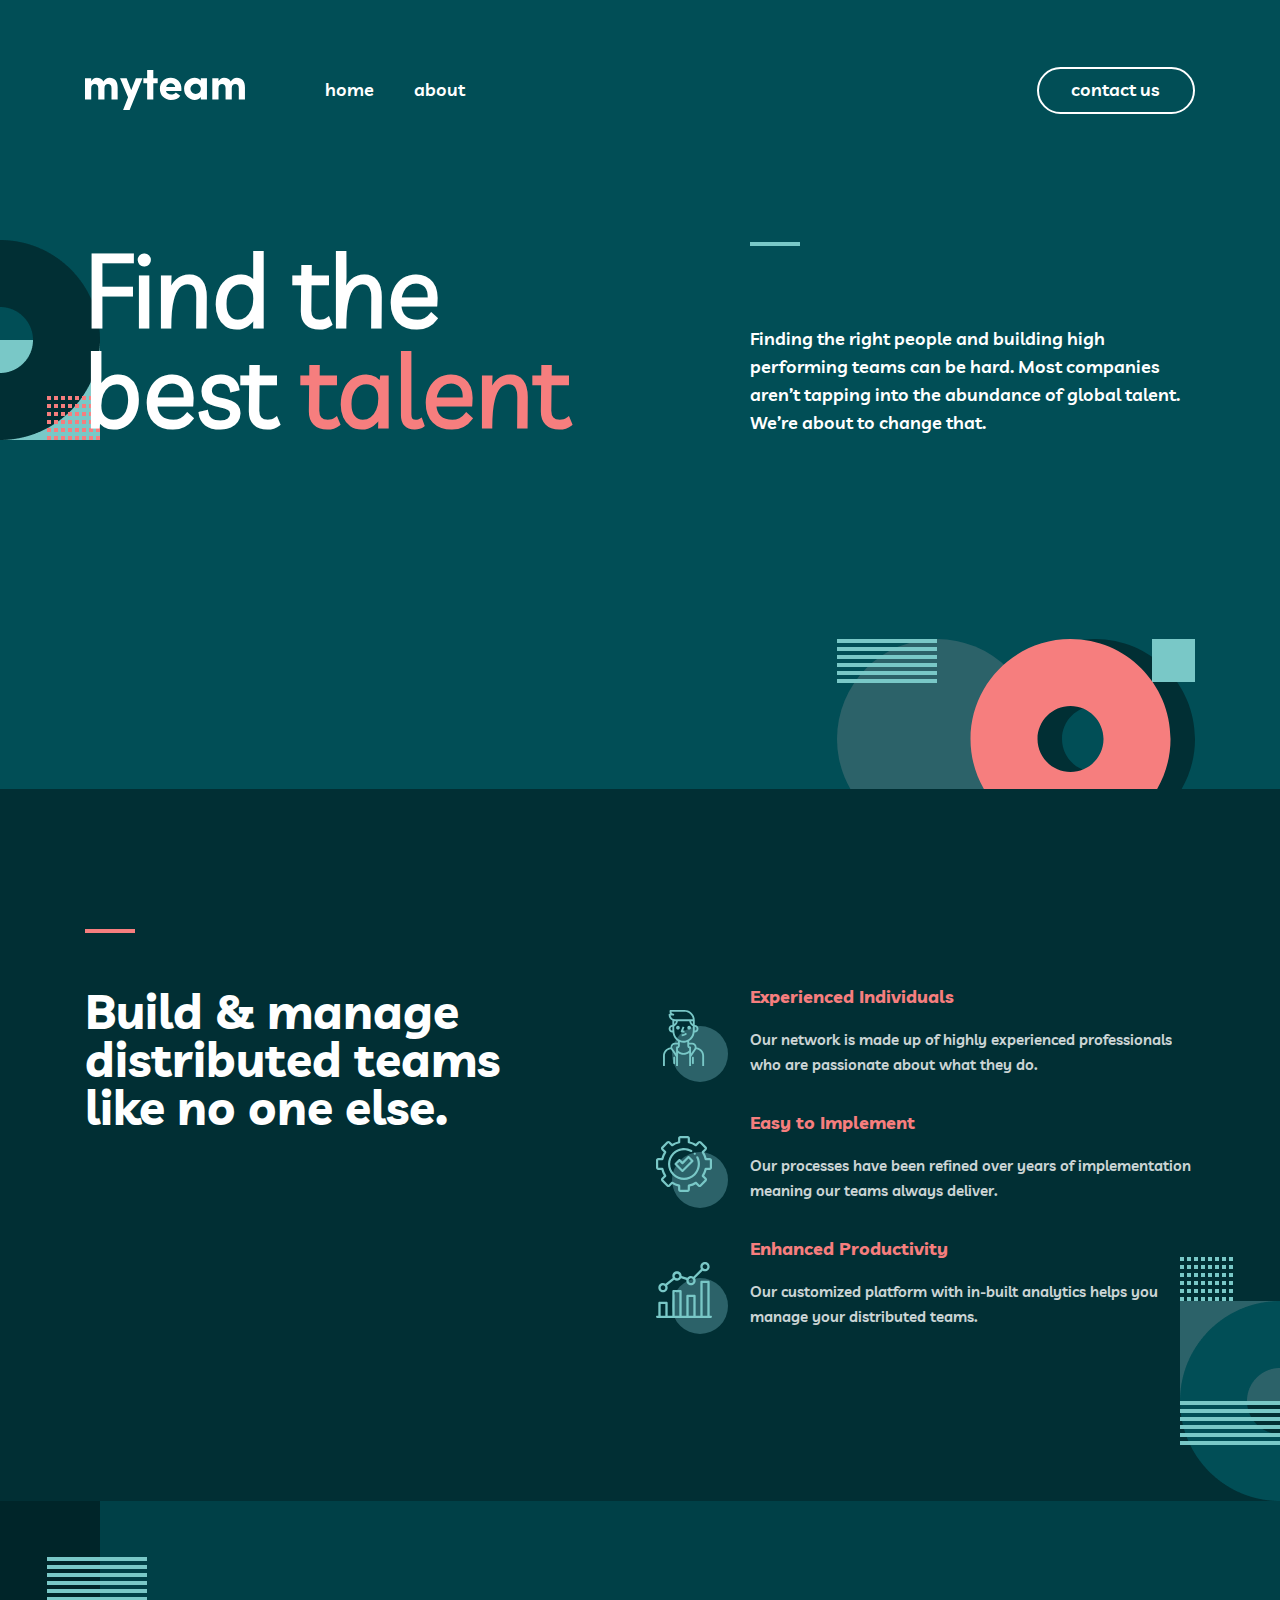
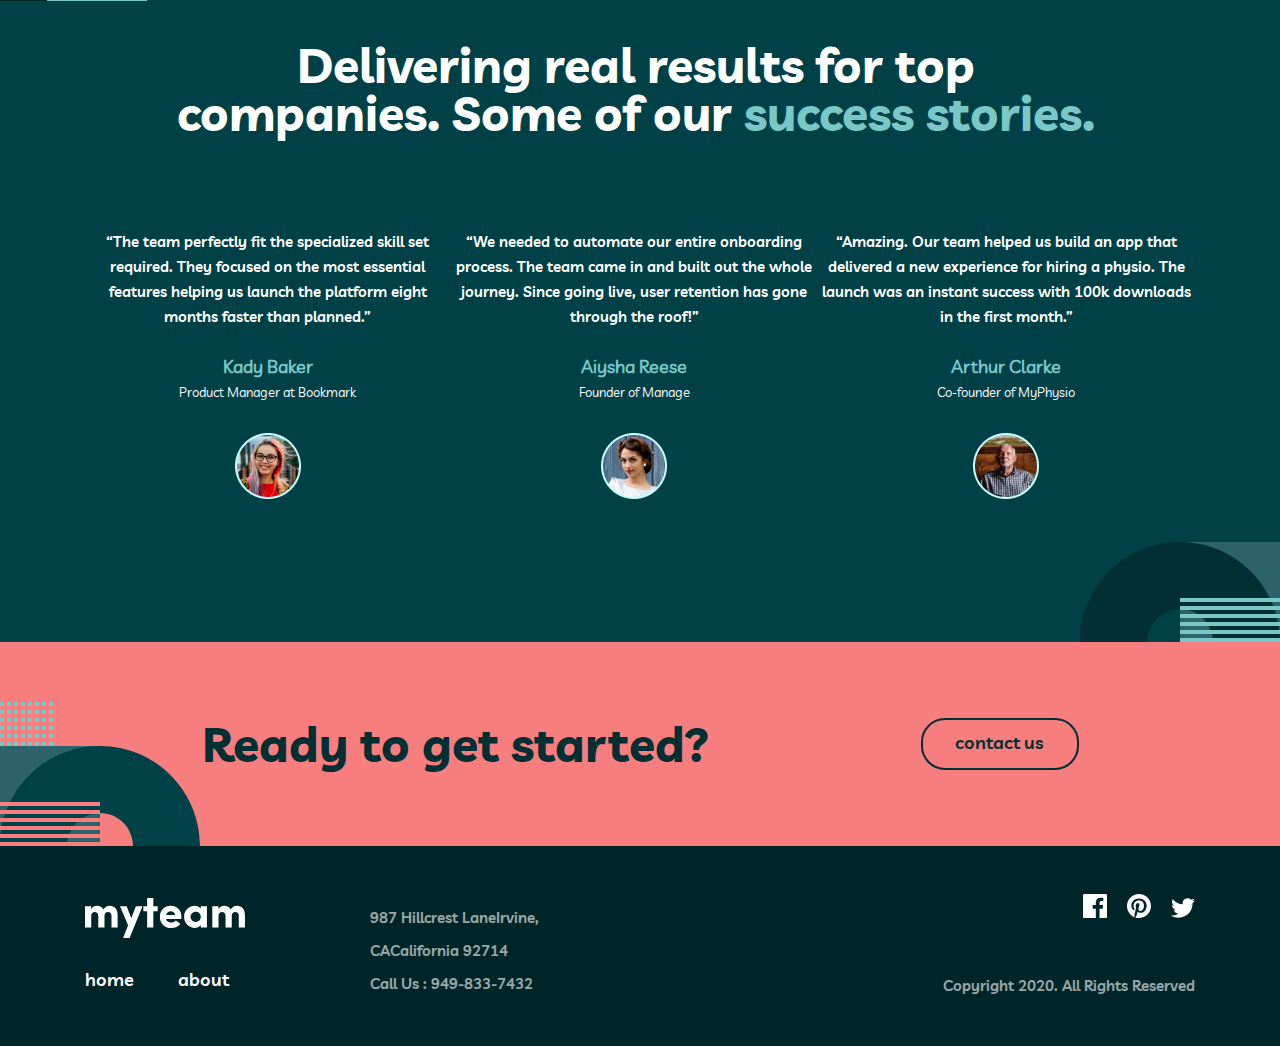
<file: index.html>
<!DOCTYPE html>
<html lang="en">
<head>
  <meta charset="UTF-8">
  <meta http-equiv="X-UA-Compatible" content="IE=edge">
  <meta name="viewport" content="width=device-width, initial-scale=1.0">
  <title>Document</title>
  <link rel="stylesheet" href="./styles/normalize.css">
  <link rel="stylesheet" href="./styles/main.css">
</head>
<body>
  <!-- HEADER -->
  <header class="header">
    <div class="header__container container">
       <div class="header__wrapper">
         <a class="header__wrapper_link" href="#">
           <img class="header__site-logo" src="./img/logo.svg" alt="Site Logo">
          </a>

         <ul class="header__list">
           <li class="header__item">
             <a class="header__list_link" href="#">home</a>
            </li>
           <li class="header__item">
             <a class="header__list_link" href="./otherpages/about.html" target="_blank">about</a>
            </li>
         </ul>
        </div>

        <div class="header__contact">
          <a class="header__contact-link" href="./otherpages/contact.html" target="_blank">contact us</a>
        </div>
    </div>
  </header>
  <main>
    <!-- SITE HERO -->
    <section class="sitehero">
      <div class="container">
        <div class="sitehero_inner">
          <h2 class="sitehero__title">Find the best <span class="sitehero__title_color">talent</span></h2>
          <p class="sitehero__subtitle">Finding the right people and building high performing teams can be hard. Most companies aren’t tapping into the abundance of global talent. We’re about to change that.</p>
        </div>

        <div class="sitehero__bgimg">
          <img src="./img/background-2.svg" alt="" class="bgimg">
        </div>
      </div>
    </section>
  <!-- Quote -->

    <section class="quote">
      <div class="container">
        <div class="quote__inner">
          <h2 class="quote__paragraph">Build & manage distributed teams like no one else.</h2>
          <ul class="quote__list">
            <li class="quote__item">
              <img src="./img/service1.svg" alt="">
              <div class="quote__item-info">
                <h3 class="quote__item-title">Experienced Individuals</h3>
                <p class="quote__item-subtitle">Our network is made up of highly experienced professionals who are passionate about what they do.</p>
              </div>
            </li>

            <li class="quote__item">
              <img src="./img/service2.svg" alt="">
              <div class="quote__item-info">
                <h3 class="quote__item-title">Easy to Implement</h3>
                <p class="quote__item-subtitle">Our processes have been refined over years of implementation meaning our teams always deliver.</p>
              </div>
            </li>
            
            <li class="quote__item">
              <img src="./img/service3.svg" alt="">
              <div class="quote__item-info">
                <h3 class="quote__item-title">Enhanced Productivity</h3>
                <p class="quote__item-subtitle">Our customized platform with in-built analytics helps you manage your distributed teams.</p>
              </div>
            </li>
          </ul>
        </div>
      </div>
    </section>
    <!-- STORIES -->
    <section class="stories">
      <div class="container">
        <div class="stories__inner">
          <h2 class="stories__title">Delivering real results for top companies. Some of our <span class="stories__title_color">success stories.</span></h2>
        </div>
        <ul class="stories__list">
          <li class="stories__item">
            <p class="stories__item-text"> “The team perfectly fit the specialized skill set required. They focused on the most essential features helping us launch the platform eight months faster than planned.”</p>
            <h3 class="stories__item-name">Kady Baker</h3>
            <p class="stories__item-job">Product Manager at Bookmark</p>
            <img src="./img/Oval.png" alt="Personal">
          </li>

          <li class="stories__item">
            <p class="stories__item-text">“We needed to automate our entire onboarding process. The team came in and built out the whole journey. Since going live, user retention has gone through the roof!”</p>
            <h3 class="stories__item-name">Aiysha Reese</h3>
            <p class="stories__item-job">Founder of Manage</p>
            <img src="./img/aiysha.png" alt="Personal">
          </li>

          <li class="stories__item">
            <p class="stories__item-text">“Amazing. Our team helped us build an app that delivered a new experience for hiring a physio. The launch was an instant success with 100k downloads in the first month.”</p>
            <h3 class="stories__item-name">Arthur Clarke</h3>
            <p class="stories__item-job">Co-founder of MyPhysio</p>
            <img src="./img/arthur.png" alt="Personal">
          </li>
        </ul>
      </div>
    </section>
    <!-- contact_bar -->
    <section class="contact-bar">
      <div class="box">
        <div class="contact-bar__inner">
          <h2 class="contact-bar__title">Ready to get started?</h2>
          <a class="contact-bar__link" href="./otherpages/contact.html">contact us</a>
        </div>
      </div>
    </section> 
  </main>
  <!-- FOOTER -->
  <footer class="footer">
    <div class="container">
      <div class="footer__wrapper">
        <div class="footer__left-coner">
          <div class="footer__navbar">
            <a href="" class="site-logo__link"><img src="./img/logo.svg" alt=""></a>
            <div class="footer__nav">
              <a class="footer__link" href="">home</a>
              <a class="footer__link" href="./otherpages/about.html">about</a>
            </div>
          </div>
          <ul class="footer__list">
            <li class="footer__item"> 987  Hillcrest LaneIrvine,</li>
            <li class="footer__item">CACalifornia 92714</li>
            <li class="footer__item">Call Us : 949-833-7432</li>
          </ul>
        </div>
        <div class="footer__right-coner">
          <div class="footer__right-coner_inner">
            <a href="https://www.facebook.com/campaign/landing.php?campaign_id=11554070363&extra_1=s%7Cc%7C477437435738%7Ce%7Cfacebook%7C&placement=&creative=477437435738&keyword=facebook&partner_id=googlesem&extra_2=campaignid%3D11554070363%26adgroupid%3D112923417056%26matchtype%3De%26network%3Dg%26source%3Dnotmobile%26search_or_content%3Ds%26device%3Dc%26devicemodel%3D%26adposition%3D%26target%3D%26targetid%3Dkwd-541132862%26loc_physical_ms%3D1028523%26loc_interest_ms%3D%26feeditemid%3D%26param1%3D%26param2%3D&gclid=CjwKCAiAsYyRBhACEiwAkJFKojZYd0BLQc1RGmsNtcbDdVbasId-r5HSg-tuQQwXvPNpt_bp4fVBthoCmc8QAvD_BwE" class="footer__socialmedia">
              <img src="./img/facebook.svg" alt="" class="footer__socialimg">
            </a>
            <a href="https://www.pinterest.com/" class="footer__socialmedia">
              <img src="./img/pinterest.svg" alt="" class="footer__socialimg">
            </a>
            <a href="https://twitter.com" class="footer__socialmedia">
              <img src="./img/twitter.svg" alt="" class="footer__socialimg">
            </a>

            <p class="footer__end">Copyright 2020. All Rights Reserved</p>
          </div>
        </div>
      </div>
    </div>
  </footer>
</body>
</html>
</file>
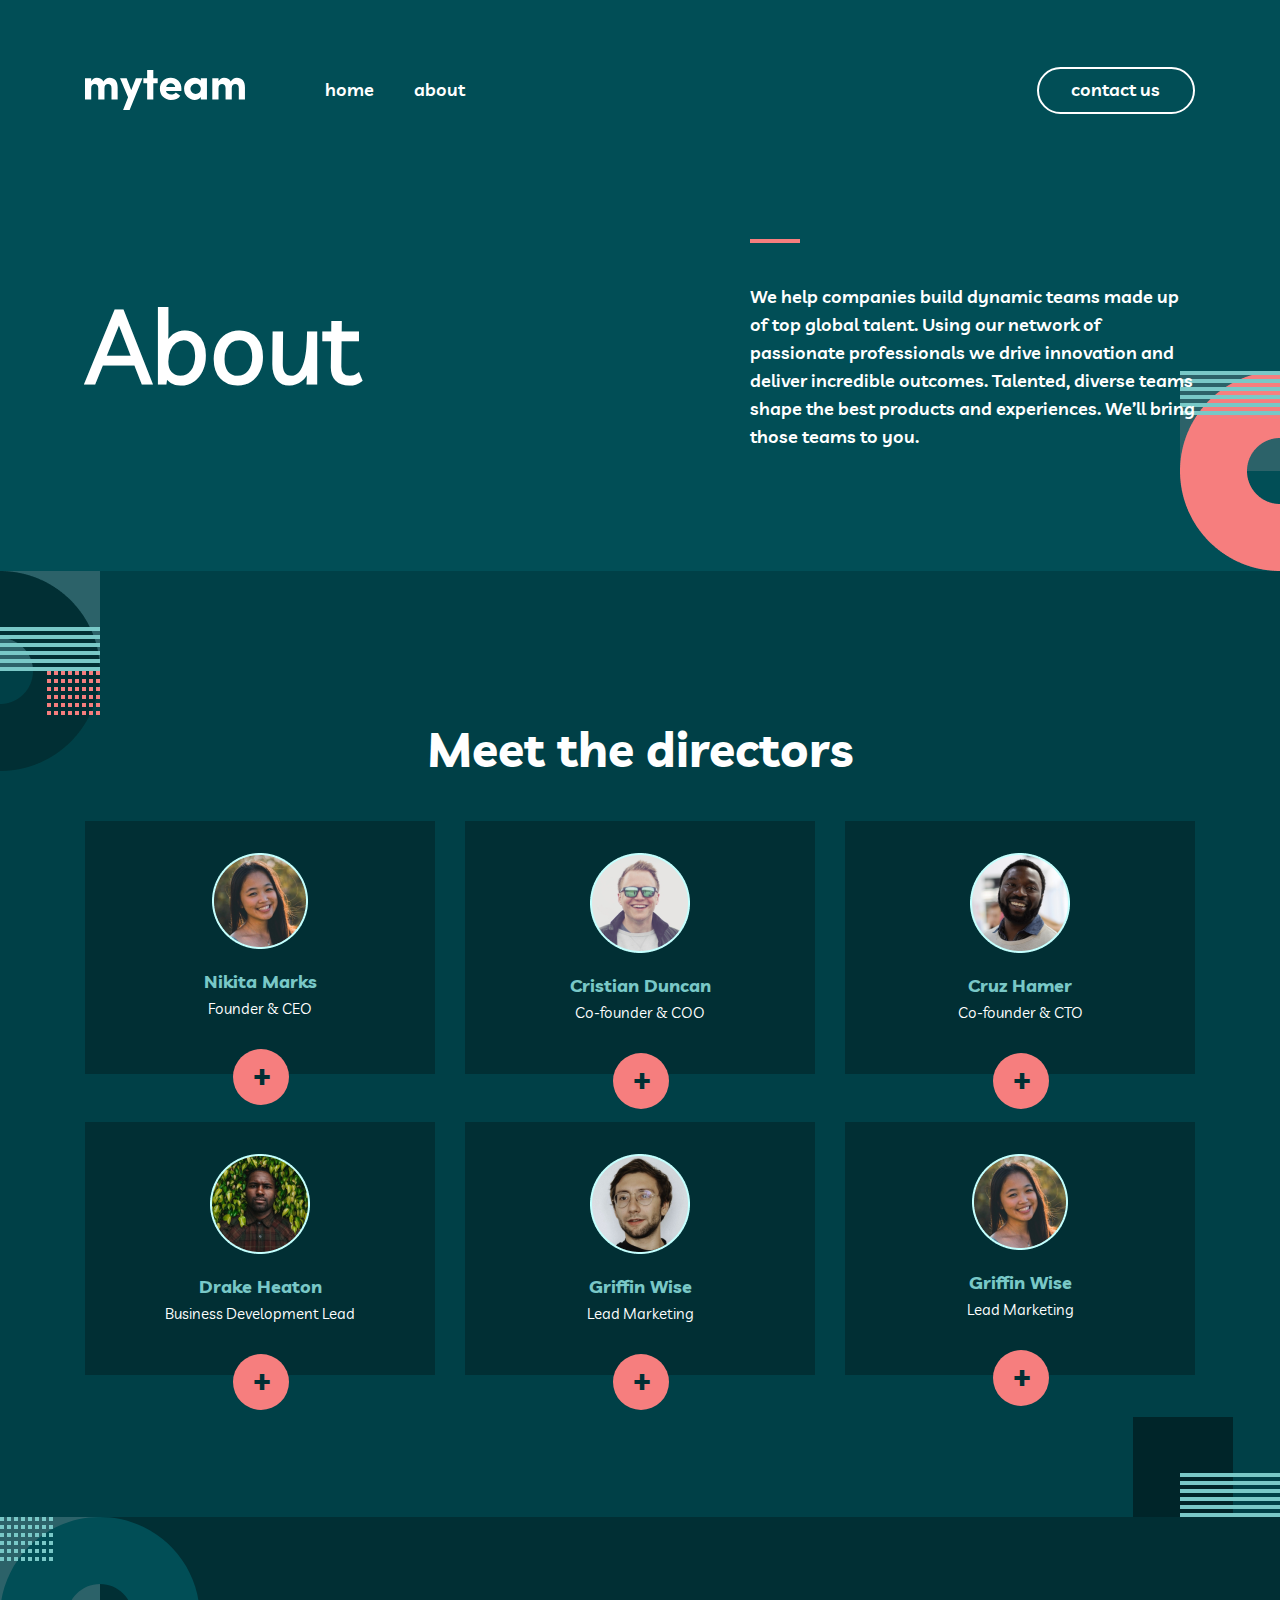
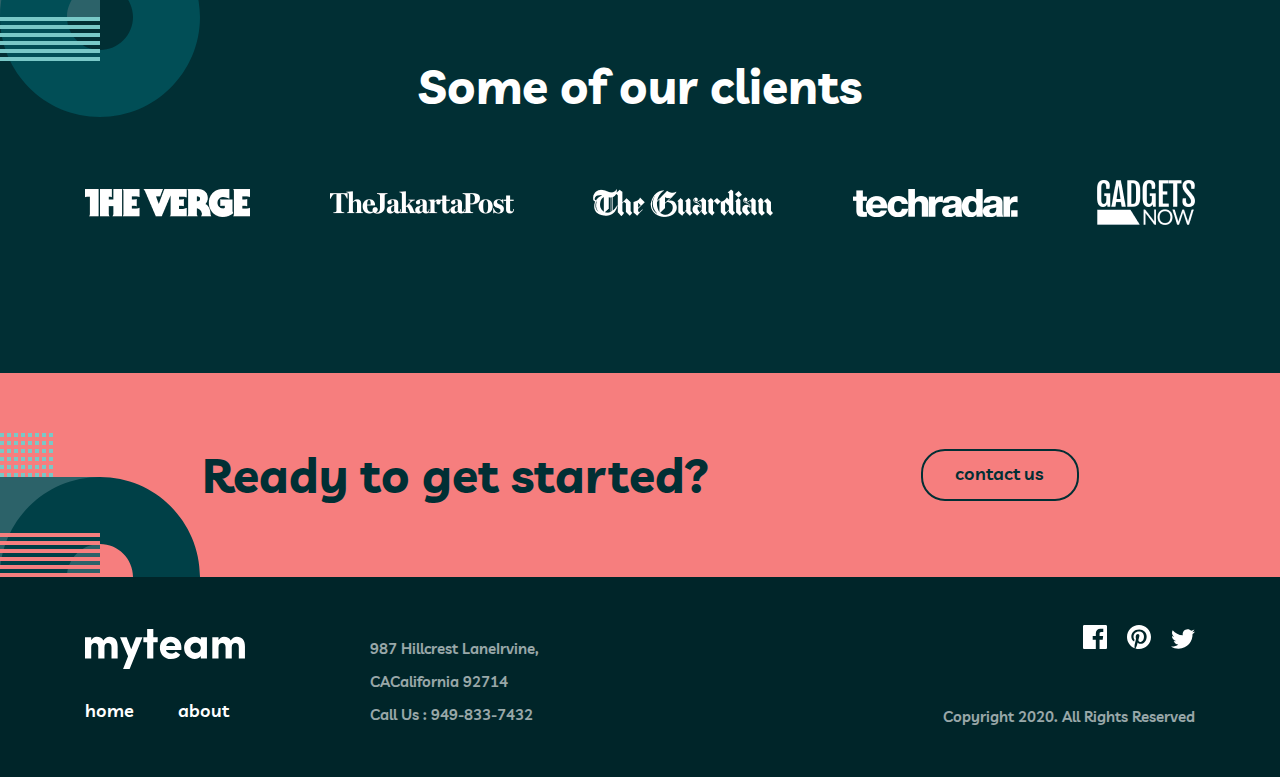
<file: otherpages/about.html>
<!DOCTYPE html>
<html lang="en">
<head>
  <meta charset="UTF-8">
  <meta http-equiv="X-UA-Compatible" content="IE=edge">
  <meta name="viewport" content="width=device-width, initial-scale=1.0">
  <title>Document</title>
  <link rel="stylesheet" href="../styles/normalize.css">
  <link rel="stylesheet" href="../styles/main.css">
</head>
<body>
  <header class="header">
    <div class="header__container container">
       <div class="header__wrapper">
         <a class="header__wrapper_link" href="../index.html">
           <img class="header__site-logo" src="../img/logo.svg" alt="Site Logo">
          </a>

         <ul class="header__list">
           <li class="header__item">
             <a class="header__list_link" href="../index.html">home</a>
            </li>
           <li class="header__item">
             <a class="header__list_link" href="#">about</a>
            </li>
         </ul>
        </div>

        <div class="header__contact">
          <a class="header__contact-link" href="./contact.html">contact us</a>
        </div>
    </div>
  </header>
  <main>
    <!-- SITE HERO -->
    <section class="sitehero__second">
      <div class="container">
        <div class="sitehero_inner">
          <h2 class="sitehero__title">About</h2>
          <p class="sitehero__subtitle_second">We help companies build dynamic teams made up of top global talent. Using our network of passionate professionals we drive innovation and deliver incredible outcomes. Talented, diverse teams shape the best products and experiences. We’ll bring those teams to you.</p>
        </div>
      </div>
    </section>
    <!-- PESONAL -->
    <section class="personal">
      <div class="container">
        <h2 class="personal__title">Meet the directors</h2>
        <div class="personal__card">
          <ul class="personal__list">
            <li class="personal__item">
              <img src="../img/direct1.png" alt="" class="personal__img">
              <h3 class="personal__title_inner">Nikita Marks</h3>
              <p class="personal__subtitle">Founder & CEO</p>
              <div class="add"><span>+</span></div>
            </li>
            <li class="personal__item">
              <img src="../img/direct2.png" alt="" class="personal__img">
              <h3 class="personal__title_inner">Cristian Duncan</h3>
              <p class="personal__subtitle">Co-founder & COO</p>
              <div class="add"><span>+</span></div>
            </li>
            <li class="personal__item">
              <img src="../img/direct3.png" alt="" class="personal__img">
              <h3 class="personal__title_inner">Cruz Hamer</h3>
              <p class="personal__subtitle">Co-founder & CTO</p>
              <div class="add"><span>+</span></div>
            </li>
          </ul>

          <ul class="personal__list">
            <li class="personal__item">
              <img src="../img/direct4.png" alt="" class="personal__img">
              <h3 class="personal__title_inner">Drake Heaton</h3>
              <p class="personal__subtitle">Business Development Lead</p>
              <div class="add"><span>+</span></div>
            </li>
            <li class="personal__item">
              <img src="../img/direct5.png" alt="" class="personal__img">
              <h3 class="personal__title_inner">Griffin Wise</h3>
              <p class="personal__subtitle">Lead Marketing</p>
              <div class="add"><span>+</span></div>
            </li>
            <li class="personal__item">
              <img src="../img/direct1.png" alt="" class="personal__img">
              <h3 class="personal__title_inner">Griffin Wise</h3>
              <p class="personal__subtitle">Lead Marketing</p>
              <div class="add"><span>+</span></div>
            </li>
          </ul>
        </div>
      </div>
    </section>
    <!-- OUR CLIENTS -->
    <section class="clients">
      <div class="container">
        <h2 class="clients__title">Some of our clients</h2>
        <div class="clients__inner">
          <a class="clients__link" href=""><img src="../img/clients-1.png" alt=""></a>
          <a class="clients__link" href=""><img src="../img/clients-2.png" alt=""></a>
          <a class="clients__link" href=""><img src="../img/clients-3.png" alt=""></a>
          <a class="clients__link" href=""><img src="../img/clients-4.png" alt=""></a>
          <a class="clients__link" href=""><img src="../img/clients-5.png" alt=""></a>
        </div>
      </div>
    </section>
        <!-- contact_bar -->
        <section class="contact-bar">
          <div class="box">
            <div class="contact-bar__inner">
              <h2 class="contact-bar__title">Ready to get started?</h2>
              <a class="contact-bar__link" href="./contact.html">contact us</a>
            </div>
          </div>
        </section> 

  </main>
        <!-- FOOTER -->
        <footer class="footer">
          <div class="container">
            <div class="footer__wrapper">
              <div class="footer__left-coner">
                <div class="footer__navbar">
                  <a href="" class="site-logo__link"><img src="../img/logo.svg" alt=""></a>
                  <div class="footer__nav">
                    <a class="footer__link" href="">home</a>
                    <a class="footer__link" href="./otherpages/about.html">about</a>
                  </div>
                </div>
                <ul class="footer__list">
                  <li class="footer__item"> 987  Hillcrest LaneIrvine,</li>
                  <li class="footer__item">CACalifornia 92714</li>
                  <li class="footer__item">Call Us : 949-833-7432</li>
                </ul>
              </div>
              <div class="footer__right-coner">
                <div class="footer__right-coner_inner">
                  <a href="" class="footer__socialmedia">
                    <img src="../img/facebook.svg" alt="" class="footer__socialimg">
                  </a>
                  <a href="" class="footer__socialmedia">
                    <img src="../img/pinterest.svg" alt="" class="footer__socialimg">
                  </a>
                  <a href="" class="footer__socialmedia">
                    <img src="../img/twitter.svg" alt="" class="footer__socialimg">
                  </a>
      
                  <p class="footer__end">Copyright 2020. All Rights Reserved</p>
                </div>
              </div>
            </div>
          </div>
        </footer>
</body>
</html>
</file>
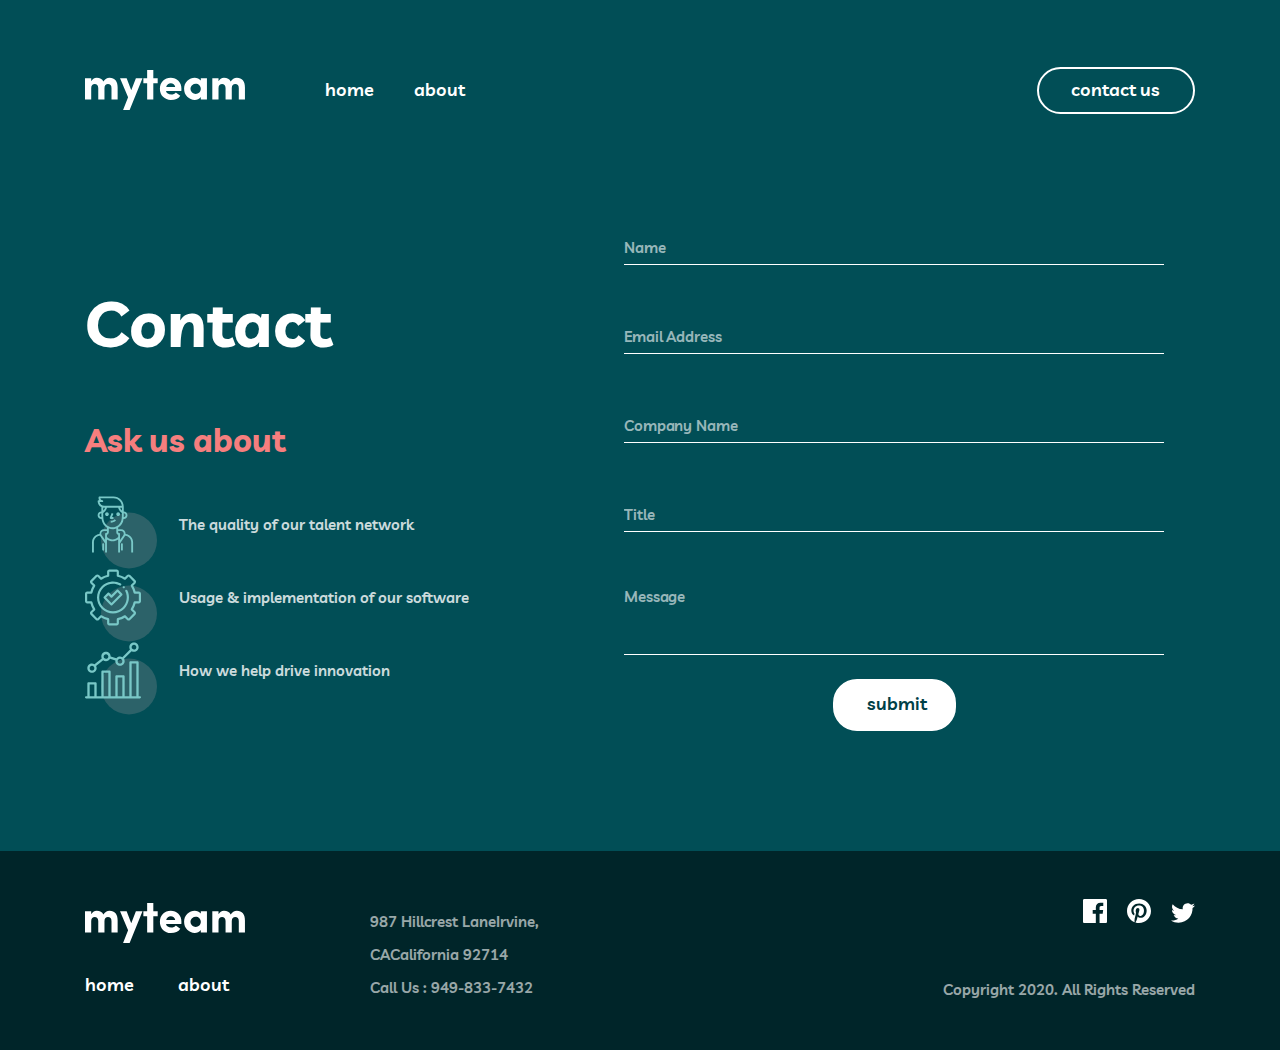
<file: otherpages/contact.html>
<!DOCTYPE html>
<html lang="en">
<head>
  <meta charset="UTF-8">
  <meta http-equiv="X-UA-Compatible" content="IE=edge">
  <meta name="viewport" content="width=device-width, initial-scale=1.0">
  <title>Document</title>
  <link rel="stylesheet" href="../styles/normalize.css">
  <link rel="stylesheet" href="../styles/main.css">
</head>
<body>
  <header class="header">
    <div class="header__container container">
       <div class="header__wrapper">
         <a class="header__wrapper_link" href="#">
           <img class="header__site-logo" src="../img/logo.svg" alt="Site Logo">
          </a>

         <ul class="header__list">
           <li class="header__item">
             <a class="header__list_link" href="../index.html">home</a>
            </li>
           <li class="header__item">
             <a class="header__list_link" href="./otherpages/about.html" target="_blank">about</a>
            </li>
         </ul>
        </div>

        <div class="header__contact">
          <a class="header__contact-link" href="#">contact us</a>
        </div>
    </div>
  </header>
  <main>
    <section class="registration">
      <div class="container">
        <div class="registration__inner">
          <div class="registration__info">
            <h1 class="registration__title">Contact</h1>
            <p class="registration__subtitle">Ask us about</p>
            <div>
              <div class="quote__item">
                <img src="../img/service1.svg" alt="">
                <div class="quote__item-info">

                  <p class="quote__item-subtitle">The quality of our talent network</p>
                </div>
              </div>

              <div class="quote__item">
                <img src="../img/service2.svg" alt="">
                <div class="quote__item-info">

                  <p class="quote__item-subtitle">Usage & implementation of our software</p>
                </div>
              </div>
     
              <div class="quote__item">
                <img src="../img/service3.svg" alt="">
                <div class="quote__item-info">
                  <p class="quote__item-subtitle">How we help drive innovation</p>
                </div>
              </div>
            </div>
          </div>
          <form class="registration__form">
            <input class="register__inp" type="text" placeholder="Name">
            <input class="register__inp" type="email" placeholder="Email Address">
            <input class="register__inp" type="text" placeholder="Company Name">
            <input class="register__inp" type="text" placeholder="Title">
            <input class="register__inp texarea" type="text" placeholder="Message">
            <button class="register__btn" type="submit">submit</button>
          </form>
        </div>
      </div>
    </section>
  </main>

    <!-- FOOTER -->
    <footer class="footer">
      <div class="container">
        <div class="footer__wrapper">
          <div class="footer__left-coner">
            <div class="footer__navbar">
              <a href="" class="site-logo__link"><img src="../img/logo.svg" alt=""></a>
              <div class="footer__nav">
                <a class="footer__link" href="../index.html">home</a>
                <a class="footer__link" href="about.html">about</a>
              </div>
            </div>
            <ul class="footer__list">
              <li class="footer__item"> 987  Hillcrest LaneIrvine,</li>
              <li class="footer__item">CACalifornia 92714</li>
              <li class="footer__item">Call Us : 949-833-7432</li>
            </ul>
          </div>
          <div class="footer__right-coner">
            <div class="footer__right-coner_inner">
              <a href="" class="footer__socialmedia">
                <img src="../img/facebook.svg" alt="" class="footer__socialimg">
              </a>
              <a href="" class="footer__socialmedia">
                <img src="../img/pinterest.svg" alt="" class="footer__socialimg">
              </a>
              <a href="" class="footer__socialmedia">
                <img src="../img/twitter.svg" alt="" class="footer__socialimg">
              </a>
  
              <p class="footer__end">Copyright 2020. All Rights Reserved</p>
            </div>
          </div>
        </div>
      </div>
    </footer>
</body>
</html>
</file>
<file: styles/main.css>
@font-face {
  font-family: "Livvic";
  font-style: normal;
  font-weight: 400;
  src: url("../fonts/livvic-v11-latin-regular.woff2") format("woff2"),
       url("../fonts/livvic-v11-latin-regular.woff") format("woff"); 
}

@font-face {
  font-family:"Livvic-semibold";
  font-style: normal;
  font-weight: 600;
  src: url("../fonts/livvic-v11-latin-600.woff2") format("woff2"),
       url("../fonts/livvic-v11-latin-600.woff") format("woff"); 
}

@font-face {
  font-family: "Livvic-bold";
  font-style: normal;
  font-weight: 700;
  src: url("../fonts/livvic-v11-latin-700.woff2") format("woff2"),
       url("../fonts/livvic-v11-latin-700.woff") format("woff"); 
}
*{
  box-sizing: border-box;
  margin: 0;
  padding: 0;
}
body{
  font-family: "Livvic";
}
ul{
  list-style-type: none;
}
.container{
  max-width: 1150px;
  padding:0 20px;
  margin: 0 auto;
}
/* HEADER */
.header {
  background-color: #014E56;
}

.header__container {
  padding-top: 70px;
  display: flex;
  align-items: center;
  justify-content: space-between;
}

.header__wrapper {
  display: flex;
  align-items: center;
}

.header__wrapper_link{
  display: inline-block;
}

.header__site-logo {
  display: block;
  width: 159.95px;
  height: 40px;
}

.header__list {
  margin-left: 80px;
  display: flex;
  align-items: center;
}

.header__item {
  font-family: "Livvic-semibold";
  font-size: 18px;
  line-height: 28px; 
}
.header__item ~ .header__item{
  margin-left: 40px;
}

.header__list_link {
  color: #FFFFFF;
  text-decoration: none;
}
.header__list_link:active{
  color: #F67E7E;
}
.header__contact-link {
  padding: 9px 33px 11px 32px;
  border: 2px solid #FFFFFF;
  border-radius: 24px;
  font-family: "Livvic-semibold";
  font-size: 18px;
  line-height: 28px;
  color: #FFFFFF;
  text-decoration: none;
}
.header__contact-link:hover{
  background-color: #fff;
  color: #002529;
}
.header__contact-link:active{
  background-color: #fff;
  color: #002529;
}
/* SITE HERO */

.sitehero {
  padding-top: 129px;
  background-color: #014E56;
  background-image: url(../img/background.png);
  background-repeat: no-repeat;
  background-position:0 130px;
}

.sitehero_inner {
  display: flex;
  justify-content: space-between;
  align-items: center;
}
.sitehero__title {
  width: 560px;
  margin: 0;
  font-size: 100px;
  line-height: 100px;
  color: #FFFFFF;
}
.sitehero__title_color {
  color: #F67E7E;
}
.sitehero__subtitle {
  width: 445px;
  font-family: "Livvic-semibold";
  font-size: 18px;
  line-height: 28px;
  color: #FFFFFF;
}
.sitehero__subtitle::before{
  content: '';
  margin-bottom: 79px;
  display: block;
  width: 50px;
  height: 4px;
  background: #79C8C7;
}
.sitehero__bgimg{
  display: flex;
  justify-content: end;
  margin-top: 150px;
}
.bgimg{
  width: 358px;
  height: 200px;
}
 /* QUOTE */
.quote {
  padding-top: 140px;
  padding-bottom: 140px;
  background-color: #012F34;
  background-image: url(../img/background2.png);
  background-repeat: no-repeat;
  background-position-x: right;
  background-position-y: bottom;
}
.quote__inner{
  display: flex;
  justify-content: space-between;
}
.quote__paragraph{
  width: 445px;
  font-family: "Livvic-bold";
  font-size: 48px;
  line-height: 48px;
  color: #FFFFFF;
}
.quote__paragraph::before{
  content: '';
  display: block;
  width: 50px;
  height: 4px;
  margin-bottom: 54px;
  background-color: #F67E7E;
}
.quote__list{
  padding-top: 54px;
}

.quote__item {
  display: flex;
 }
 .quote__item-info{
   margin-left: 22px;
 }
 .quote__item-title{
   font-family: "Livvic-bold";
  font-size: 18px;
  line-height: 28px;
  color: #F67E7E;
 }
.quote__item-subtitle {
  width: 445px;
  margin-top: 16px;
  margin-bottom: 32px;
  font-family: "Livvic-semibold";
  font-size: 15px;
  line-height: 25px;
  color: #FFFFFF;
  mix-blend-mode: normal;
  opacity: 0.8;
  }
  /* STORIES */
  .stories {
    padding: 140px 0;
    background-color: #004047;
    background-image: url(../img/direct-background-2.png),url(../img/info-background2.svg);
    background-repeat: no-repeat;
    background-position: 0 0, right bottom;
  }
  .stories__inner{
    text-align: center;
    margin-left: 85px;
    margin-bottom: 92px;
  }
  .stories__title {
    width: 932px;
    font-family: "Livvic-bold";
    font-size: 48px;
    line-height: 48px;
    text-align: center;
    color: #FFFFFF;
  }
  .stories__list {
    display: flex;
    justify-content: space-between;
    text-align: center;
  }
  .stories__item-text {
    font-family: "Livvic-semibold";
    font-size: 15px;
    line-height: 25px;
    color: #FFFFFF;
  }
  .stories__item-text::before{
    content: '';
    background-image: url(../img/blockqoute.svg);
    display: block;
    z-index: -2;
  }
  .stories__item-name {
    margin-top: 24px;
    font-size: 18px;
    line-height: 28px;
    color: #79C8C7;
  }
  .stories__item-job {
    margin-top: 2px;
    margin-bottom: 32px;
    font-size: 13px;
    line-height: 18px;
    color: #FFFFFF;
  }
  /* CONTACT-BAR */
  .box{
  max-width: 917px;
  padding:0 20px;
  margin: 0 auto;

  }
  .contact-bar {
    background-color: #F67E7E;
    padding: 76px 0;
    background-image: url(../img/contacts.svg);
    background-repeat: no-repeat;
    background-position: left bottom;
  }
  .contact-bar__inner {
    display: flex;
    justify-content: space-between;
    align-items: center;
  }
  .contact-bar__title{
    font-family: "Livvic-bold";
    font-size: 48px;
    line-height: 48px;
    color: #012F34;
  }
  .contact-bar__link{
    padding: 9px 33px 11px 32px;
    border: 2px solid #012F34;
    border-radius: 24px;
    font-family: "Livvic-semibold";
    font-size: 18px;
    line-height: 28px;
    color: #012F34;
    text-decoration: none;
  }
  .contact-bar__link:hover{
    background: #79C8C7;
  }
  .contact-bar__link:active{
    background-color: #012F34;
    color: #ffffff;
  }
 .stories__title_color{
   color: #79C8C7;
 }
 /* FOOTER */
 .footer{
   background-color: #002529;
   padding: 48px 0;
 }
 .footer__wrapper{
   display: flex;
   justify-content: space-between;
 }
 .footer__left-coner{
   display: flex;
   align-items: center;
 }
 .footer__nav{
   margin-top: 25px;
 }
 .footer__nav a+a{
   margin-left: 40px;
 }
 .footer__link{
  font-family: "Livvic-semibold";
  text-decoration: none;
  font-size: 18px;
  line-height: 28px;
  color: #FFFFFF;
 }
 .footer__list{
   font-family: "Livvic-semibold";
   margin-left: 125px;
   line-height: 25px;
   font-size: 15px;
   color: #FFFFFF;
   mix-blend-mode: normal;
   opacity: 0.6;
 }
 .footer__item{
   margin-top: 8px;
 }
 .footer__right-coner_inner{
   text-align: end;
 }
 .footer__end{
   margin-top: 51px;
  font-family: "Livvic-semibold";
  font-size: 15px;
  line-height: 25px;
  color: #FFFFFF;
  mix-blend-mode: normal;
  opacity: 0.6;
 }
 .footer__socialmedia{
   display: inline-block;
 }
 .footer__socialmedia ~ .footer__socialmedia{
   margin-left: 16px;
 }
 /* ---------------second  ABOUT page */
 .sitehero__second{
  padding-top: 129px;
  padding-bottom: 120px;
  background-color: #014E56;
  background-image: url(../img/about.png);
  background-repeat: no-repeat;
  background-position: right bottom;
}
.sitehero__subtitle_second {
  width: 445px;
  font-family: "Livvic-semibold";
  font-size: 18px;
  line-height: 28px;
  color: #FFFFFF;
}
.sitehero__subtitle_second::before{
  content: '';
  margin-bottom: 40px;
  display: block;
  width: 50px;
  height: 4px;
  background:  #F67E7E;
}
/* PERSONAL */

.personal {
  padding-top: 154px;
  padding-bottom: 142px;
  background-color: #004047;
  background-image: url(../img/direct-background.png), url(../img/direct-background-2.png);
  background-repeat: no-repeat;
  background-position: 0 0 , right bottom;
}
.personal__title {
  font-family: "Livvic-bold";
font-size: 48px;
line-height: 48px;
text-align: center;
color: #FFFFFF;
}
.personal__card {
  margin-top: 16px;
}
.personal__list {
  margin-top: 48px;
  display: flex;
  justify-content: space-between;
  align-items: center;
}
.personal__item {
  padding-top: 32px;
  padding-bottom: 56px;
  width: 350px;
  height: 253px;
  background: #012F34;
  text-align: center;
}

.personal__title_inner {
  margin-top: 16px;
  font-family: "Livvic-bold";
  font-size: 18px;
  line-height: 28px;
  text-align: center;
  color: #79C8C7;
}
.personal__subtitle {
  font-size: 15px;
  line-height: 25px;
  text-align: center;
  color: #FFFFFF;
}
.add {
  margin-top: 28px;
  margin-left: 148px;
  width: 56px;
  height: 56px;
  display: flex;
  justify-content: center;
  align-items: center;
  background-color: #F67E7E;
  border-radius: 50%;
  font-family: "Livvic-bold";
  color: #012F34;
  font-size: 30px;
}
.add span{
  margin-bottom: 7px;
  margin-left: 2px;
}
/* CLIENTS */
.clients {
  padding: 145px 0;
  background-color: #012F34;
  background-image: url(../img/clients-bg.svg);
  background-repeat: no-repeat;
}
.clients__title {
  margin-bottom: 70px;
  font-family: "Livvic-bold";
  font-size: 48px;
  line-height: 48px;
  text-align: center;
  color: #FFFFFF;
}
.clients__inner {
  display: flex;
  justify-content: space-between;
  align-items: center;
}
/* REGISTER PAGE */
.registration {
  padding: 120px 0;
  background-color: #014E56;
}

.registration__inner {
  display: flex;
}

.registration__title{
  font-family: "Livvic-bold";
  font-size: 64px;
  line-height: 100px;
  color: #FFFFFF;
}
.registration__subtitle{
  margin-bottom: 32px;
  font-family: "Livvic-bold";
  font-size: 32px;
  line-height: 48px;
  color: #F67E7E;
}

.registration__form {
  display: flex;
  flex-direction: column;
  align-items: center;
}
.register__inp {
  width: 540px;
  height: 35px;
  background-color: transparent;
  outline: none;
  border: none;
  border-bottom: 1px solid #FFFFFF;
}
.register__inp ~ .register__inp{
  margin-top: 54px;
}
.register__btn {
  width: 123px;
  margin-top: 24px;
  padding: 9px 32px 11px 32px;
  font-family: "Livvic-semibold";
  font-size: 18px;
  line-height: 28px;
  color: #004047;
  background: #FFFFFF;
  border: 2px solid #FFFFFF;
  box-sizing: border-box;
  border-radius: 24px;
}
.texarea{
  padding-top: 10px;
  padding-bottom: 58px;
}
.register__inp::placeholder{
  font-family: "Livvic-semibold";
  font-size: 15px;
  line-height: 25px;
  letter-spacing: -0.115385px;
  color: rgb(255, 255, 255,0.6);
  mix-blend-mode: normal;
}
.register__inp:focus{
  border-bottom:1 solid #FFFFFF;
  font-family: "Livvic-semibold";
  font-size: 15px;
  line-height: 25px;
  letter-spacing: -0.115385px;
  color: #FFFFFF;
}
/* RESPONSIVE */
@media only screen and(max-width:768px) {
  .container{
    max-width: 1048px;
    background-color: tomato;
  }

}
</file>
